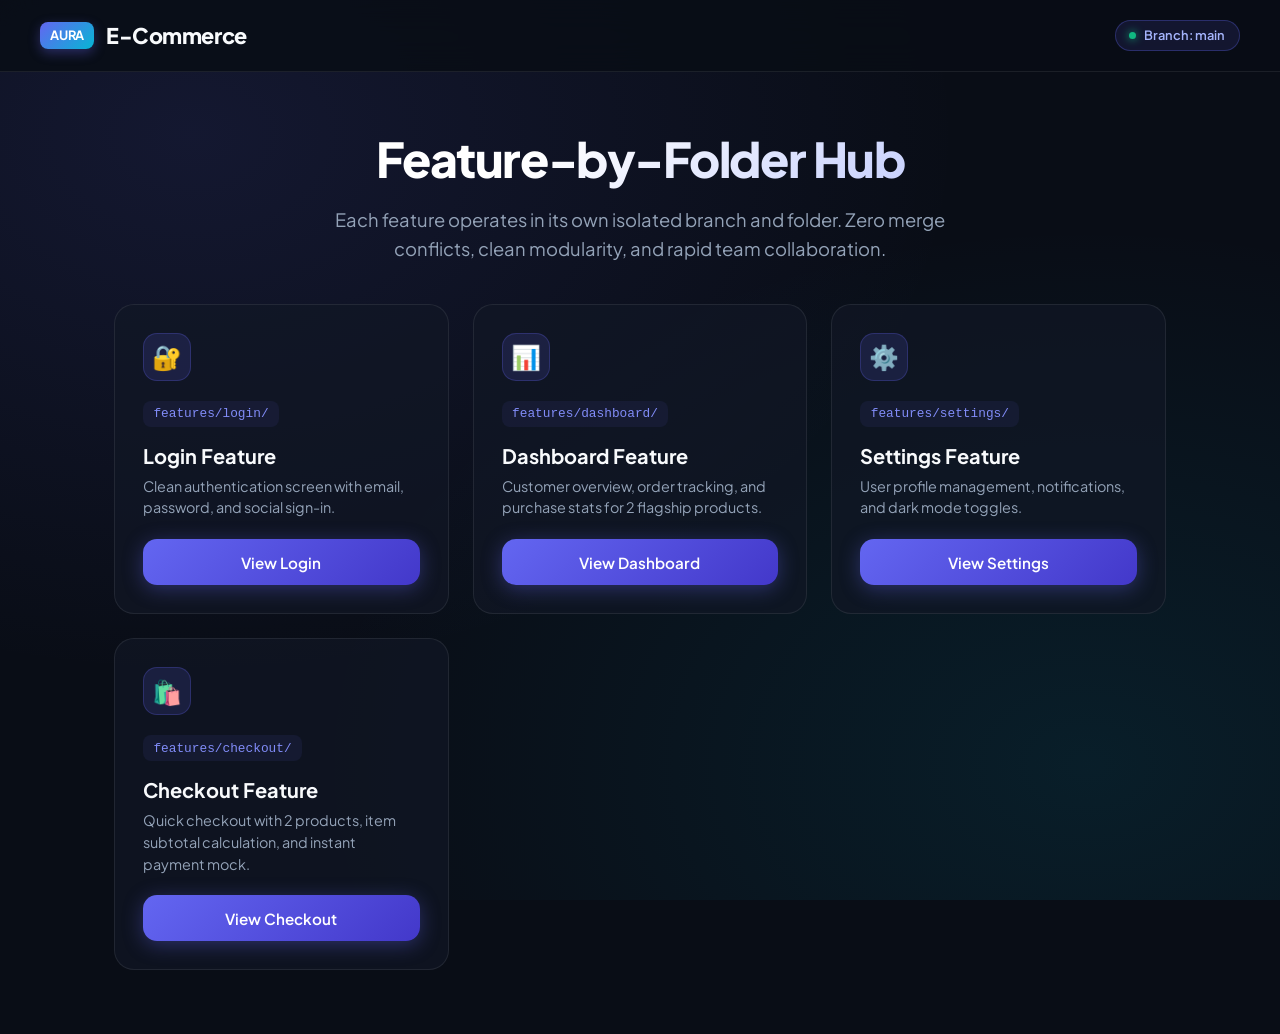
<file: index.html>
<!DOCTYPE html>
<html lang="en">
<head>
    <meta charset="UTF-8">
    <meta name="viewport" content="width=device-width, initial-scale=1.0">
    <title>Aura Store - Branch Architecture Hub</title>
    <link rel="stylesheet" href="shared/style.css">
    <style>
        .hero {
            max-width: 1100px;
            margin: 3.5rem auto 2.5rem;
            text-align: center;
            padding: 0 1.5rem;
        }
        .hero h1 {
            font-size: 3rem;
            font-weight: 800;
            letter-spacing: -0.03em;
            margin-bottom: 1rem;
            background: linear-gradient(135deg, #ffffff 40%, #a5b4fc 100%);
            -webkit-background-clip: text;
            -webkit-text-fill-color: transparent;
        }
        .hero p {
            font-size: 1.15rem;
            color: var(--text-secondary);
            max-width: 650px;
            margin: 0 auto 2rem;
            line-height: 1.6;
        }
        .features-grid {
            display: grid;
            grid-template-columns: repeat(auto-fit, minmax(250px, 1fr));
            gap: 1.5rem;
            max-width: 1100px;
            margin: 0 auto 4rem;
            padding: 0 1.5rem;
        }
        .feature-card {
            background: var(--bg-surface);
            border: 1px solid var(--border-glass);
            border-radius: var(--radius-lg);
            padding: 1.75rem;
            transition: var(--transition);
            display: flex;
            flex-direction: column;
            justify-content: space-between;
            position: relative;
            overflow: hidden;
        }
        .feature-card:hover {
            transform: translateY(-5px);
            border-color: var(--border-hover);
            box-shadow: 0 15px 30px rgba(0, 0, 0, 0.4);
        }
        .feature-icon {
            width: 48px;
            height: 48px;
            border-radius: var(--radius-md);
            background: rgba(99, 102, 241, 0.15);
            display: flex;
            align-items: center;
            justify-content: center;
            font-size: 1.5rem;
            margin-bottom: 1.25rem;
            border: 1px solid rgba(99, 102, 241, 0.25);
        }
        .feature-card h3 {
            font-size: 1.25rem;
            margin-bottom: 0.5rem;
            color: var(--text-primary);
        }
        .feature-card p {
            font-size: 0.9rem;
            color: var(--text-secondary);
            margin-bottom: 1.25rem;
            line-height: 1.5;
        }
        .feature-meta {
            font-size: 0.8rem;
            color: #818cf8;
            background: rgba(99, 102, 241, 0.08);
            padding: 0.35rem 0.65rem;
            border-radius: var(--radius-sm);
            width: fit-content;
            margin-bottom: 1rem;
            font-family: monospace;
        }
        .architecture-banner {
            max-width: 1100px;
            margin: 0 auto 3rem;
            padding: 1.5rem 2rem;
            background: rgba(99, 102, 241, 0.08);
            border: 1px solid rgba(99, 102, 241, 0.2);
            border-radius: var(--radius-lg);
            display: flex;
            align-items: center;
            justify-content: space-between;
            flex-wrap: wrap;
            gap: 1rem;
        }
    </style>
</head>
<body>

    <nav class="app-nav">
        <a href="index.html" class="brand-logo">
            <span class="brand-badge">AURA</span>
            E-Commerce
        </a>
        <div class="nav-links">
            <span class="branch-indicator">
                <span class="branch-dot"></span>
                Branch: main
            </span>
        </div>
    </nav>

    <main>
        <section class="hero">
            <h1>Feature-by-Folder Hub</h1>
            <p>
                Each feature operates in its own isolated branch and folder. Zero merge conflicts, clean modularity, and rapid team collaboration.
            </p>
        </section>

        <section class="features-grid">
            <!-- Login Card -->
            <div class="feature-card">
                <div>
                    <div class="feature-icon">🔐</div>
                    <div class="feature-meta">features/login/</div>
                    <h3>Login Feature</h3>
                    <p>Clean authentication screen with email, password, and social sign-in.</p>
                </div>
                <a href="features/login/login.html" class="btn-primary">View Login</a>
            </div>

            <!-- Dashboard Card -->
            <div class="feature-card">
                <div>
                    <div class="feature-icon">📊</div>
                    <div class="feature-meta">features/dashboard/</div>
                    <h3>Dashboard Feature</h3>
                    <p>Customer overview, order tracking, and purchase stats for 2 flagship products.</p>
                </div>
                <a href="features/dashboard/dashboard.html" class="btn-primary">View Dashboard</a>
            </div>

            <!-- Settings Card -->
            <div class="feature-card">
                <div>
                    <div class="feature-icon">⚙️</div>
                    <div class="feature-meta">features/settings/</div>
                    <h3>Settings Feature</h3>
                    <p>User profile management, notifications, and dark mode toggles.</p>
                </div>
                <a href="features/settings/settings.html" class="btn-primary">View Settings</a>
            </div>

            <!-- Checkout Card -->
            <div class="feature-card">
                <div>
                    <div class="feature-icon">🛍️</div>
                    <div class="feature-meta">features/checkout/</div>
                    <h3>Checkout Feature</h3>
                    <p>Quick checkout with 2 products, item subtotal calculation, and instant payment mock.</p>
                </div>
                <a href="features/checkout/checkout.html" class="btn-primary">View Checkout</a>
            </div>
        </section>
    </main>

</body>
</html>
</file>
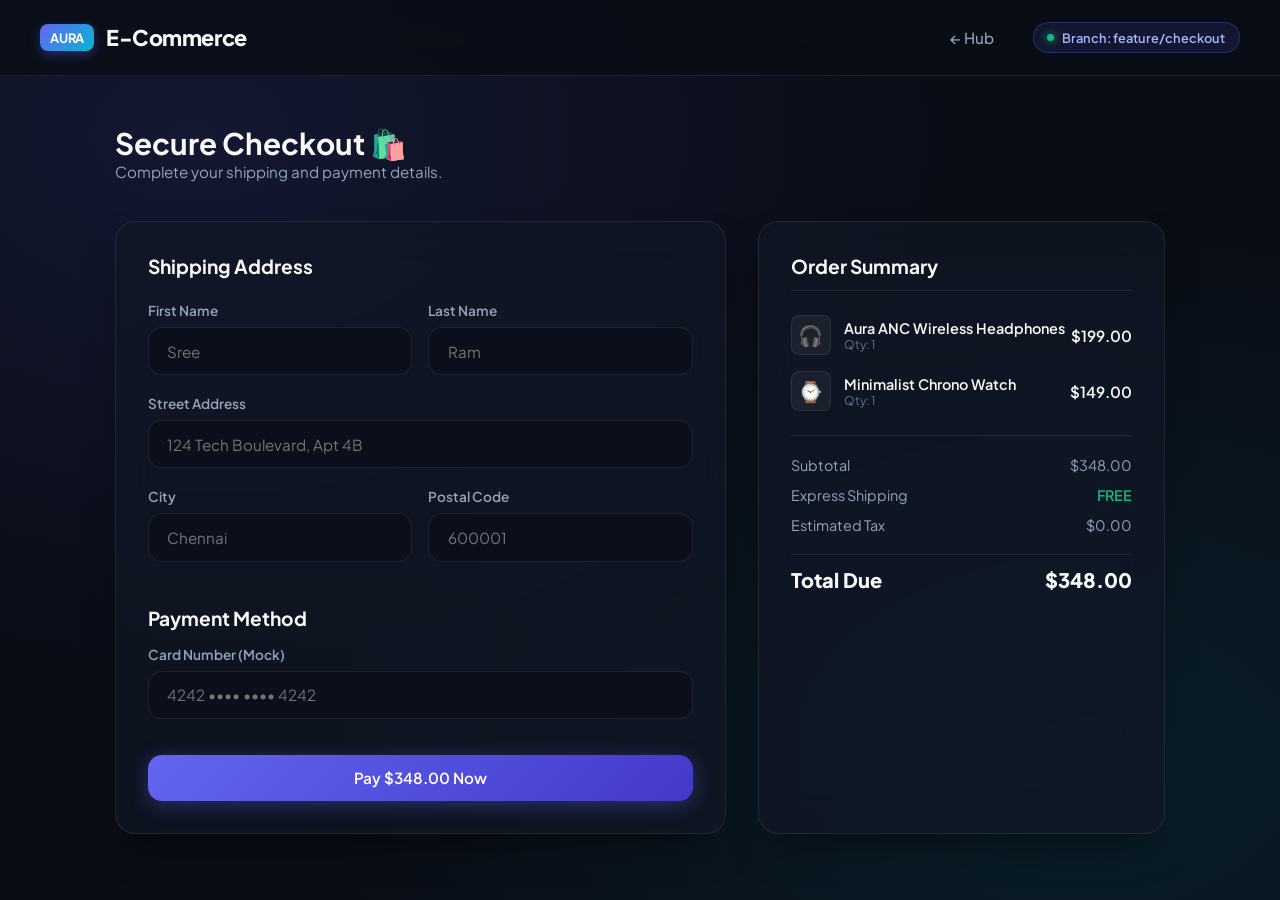
<file: features/checkout/checkout.html>
<!DOCTYPE html>
<html lang="en">
<head>
    <meta charset="UTF-8">
    <meta name="viewport" content="width=device-width, initial-scale=1.0">
    <title>Aura Store - Checkout</title>
    <link rel="stylesheet" href="../../shared/style.css">
    <link rel="stylesheet" href="checkout.css">
</head>
<body>

    <nav class="app-nav">
        <a href="../../index.html" class="brand-logo">
            <span class="brand-badge">AURA</span>
            E-Commerce
        </a>
        <div class="nav-links">
            <a href="../../index.html" class="nav-link">← Hub</a>
            <span class="branch-indicator">
                <span class="branch-dot"></span>
                Branch: feature/checkout
            </span>
        </div>
    </nav>

    <main class="checkout-layout">
        <div class="checkout-header">
            <h1>Secure Checkout 🛍️</h1>
            <p>Complete your shipping and payment details.</p>
        </div>

        <!-- Left: Shipping Address Form -->
        <section class="glass-card">
            <form id="checkout-form">
                <h3 style="margin-bottom: 1.5rem; font-size: 1.2rem;">Shipping Address</h3>

                <div class="form-row">
                    <div class="input-group">
                        <label class="input-label" for="first-name">First Name</label>
                        <input type="text" id="first-name" class="input-field" placeholder="Sree" required>
                    </div>
                    <div class="input-group">
                        <label class="input-label" for="last-name">Last Name</label>
                        <input type="text" id="last-name" class="input-field" placeholder="Ram" required>
                    </div>
                </div>

                <div class="input-group">
                    <label class="input-label" for="street-address">Street Address</label>
                    <input type="text" id="street-address" class="input-field" placeholder="124 Tech Boulevard, Apt 4B" required>
                </div>

                <div class="form-row">
                    <div class="input-group">
                        <label class="input-label" for="city">City</label>
                        <input type="text" id="city" class="input-field" placeholder="Chennai" required>
                    </div>
                    <div class="input-group">
                        <label class="input-label" for="postal-code">Postal Code</label>
                        <input type="text" id="postal-code" class="input-field" placeholder="600001" required>
                    </div>
                </div>

                <h3 style="margin: 1.5rem 0 1rem; font-size: 1.2rem;">Payment Method</h3>
                <div class="input-group">
                    <label class="input-label" for="card-num">Card Number (Mock)</label>
                    <input type="text" id="card-num" class="input-field" placeholder="4242 •••• •••• 4242" required>
                </div>

                <button type="submit" class="btn-primary" style="width: 100%; margin-top: 1rem;">
                    Pay $348.00 Now
                </button>
            </form>
        </section>

        <!-- Right: Order Summary (2 products) -->
        <aside class="glass-card">
            <h3 class="summary-title">Order Summary</h3>

            <div class="order-items">
                <!-- Product 1 -->
                <div class="order-item">
                    <div class="item-left">
                        <div class="item-icon">🎧</div>
                        <div>
                            <div class="item-name">Aura ANC Wireless Headphones</div>
                            <div class="item-qty">Qty: 1</div>
                        </div>
                    </div>
                    <div class="item-price">$199.00</div>
                </div>

                <!-- Product 2 -->
                <div class="order-item">
                    <div class="item-left">
                        <div class="item-icon">⌚</div>
                        <div>
                            <div class="item-name">Minimalist Chrono Watch</div>
                            <div class="item-qty">Qty: 1</div>
                        </div>
                    </div>
                    <div class="item-price">$149.00</div>
                </div>
            </div>

            <div class="price-breakdown">
                <div class="breakdown-row">
                    <span>Subtotal</span>
                    <span>$348.00</span>
                </div>
                <div class="breakdown-row">
                    <span>Express Shipping</span>
                    <span class="free-tag">FREE</span>
                </div>
                <div class="breakdown-row">
                    <span>Estimated Tax</span>
                    <span>$0.00</span>
                </div>
                <div class="breakdown-row total">
                    <span>Total Due</span>
                    <span>$348.00</span>
                </div>
            </div>
        </aside>
    </main>

    <script src="checkout.js"></script>
</body>
</html>
</file>
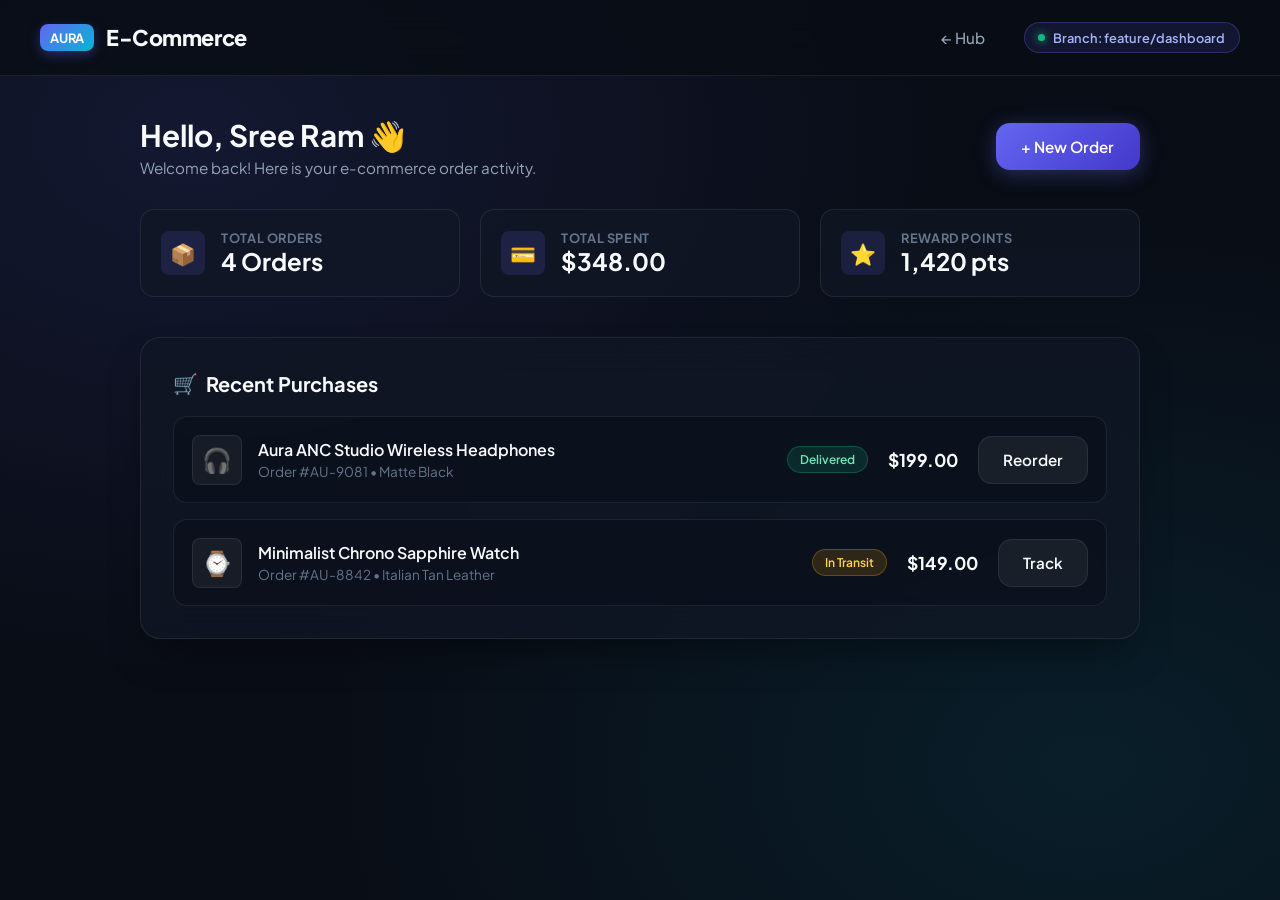
<file: features/dashboard/dashboard.html>
<!DOCTYPE html>
<html lang="en">
<head>
    <meta charset="UTF-8">
    <meta name="viewport" content="width=device-width, initial-scale=1.0">
    <title>Aura Store - Dashboard</title>
    <link rel="stylesheet" href="../../shared/style.css">
    <link rel="stylesheet" href="dashboard.css">
</head>
<body>

    <nav class="app-nav">
        <a href="../../index.html" class="brand-logo">
            <span class="brand-badge">AURA</span>
            E-Commerce
        </a>
        <div class="nav-links">
            <a href="../../index.html" class="nav-link">← Hub</a>
            <span class="branch-indicator">
                <span class="branch-dot"></span>
                Branch: feature/dashboard
            </span>
        </div>
    </nav>

    <main class="dashboard-layout">
        <header class="dashboard-header">
            <div class="welcome-user">
                <h1>Hello, Sree Ram 👋</h1>
                <p>Welcome back! Here is your e-commerce order activity.</p>
            </div>
            <a href="../checkout/checkout.html" class="btn-primary">+ New Order</a>
        </header>

        <!-- Quick Metrics -->
        <section class="metrics-row">
            <div class="metric-card">
                <div class="metric-icon">📦</div>
                <div class="metric-data">
                    <h4>Total Orders</h4>
                    <div class="metric-value">4 Orders</div>
                </div>
            </div>
            <div class="metric-card">
                <div class="metric-icon">💳</div>
                <div class="metric-data">
                    <h4>Total Spent</h4>
                    <div class="metric-value">$348.00</div>
                </div>
            </div>
            <div class="metric-card">
                <div class="metric-icon">⭐</div>
                <div class="metric-data">
                    <h4>Reward Points</h4>
                    <div class="metric-value">1,420 pts</div>
                </div>
            </div>
        </section>

        <!-- Product Orders (2 items) -->
        <section class="glass-card orders-card">
            <h3 class="section-title"><span>🛒</span> Recent Purchases</h3>
            
            <div class="products-list">
                <!-- Product 1 -->
                <div class="product-item">
                    <div class="product-info">
                        <div class="product-img-box">🎧</div>
                        <div class="product-details">
                            <h4>Aura ANC Studio Wireless Headphones</h4>
                            <p>Order #AU-9081 • Matte Black</p>
                        </div>
                    </div>
                    <div class="product-actions">
                        <span class="status-badge badge-shipped">Delivered</span>
                        <div class="product-price">$199.00</div>
                        <button class="btn-secondary reorder-btn" data-product="Headphones">Reorder</button>
                    </div>
                </div>

                <!-- Product 2 -->
                <div class="product-item">
                    <div class="product-info">
                        <div class="product-img-box">⌚</div>
                        <div class="product-details">
                            <h4>Minimalist Chrono Sapphire Watch</h4>
                            <p>Order #AU-8842 • Italian Tan Leather</p>
                        </div>
                    </div>
                    <div class="product-actions">
                        <span class="status-badge badge-transit">In Transit</span>
                        <div class="product-price">$149.00</div>
                        <button class="btn-secondary reorder-btn" data-product="Watch">Track</button>
                    </div>
                </div>
            </div>
        </section>
    </main>

    <script src="dashboard.js"></script>
</body>
</html>
</file>
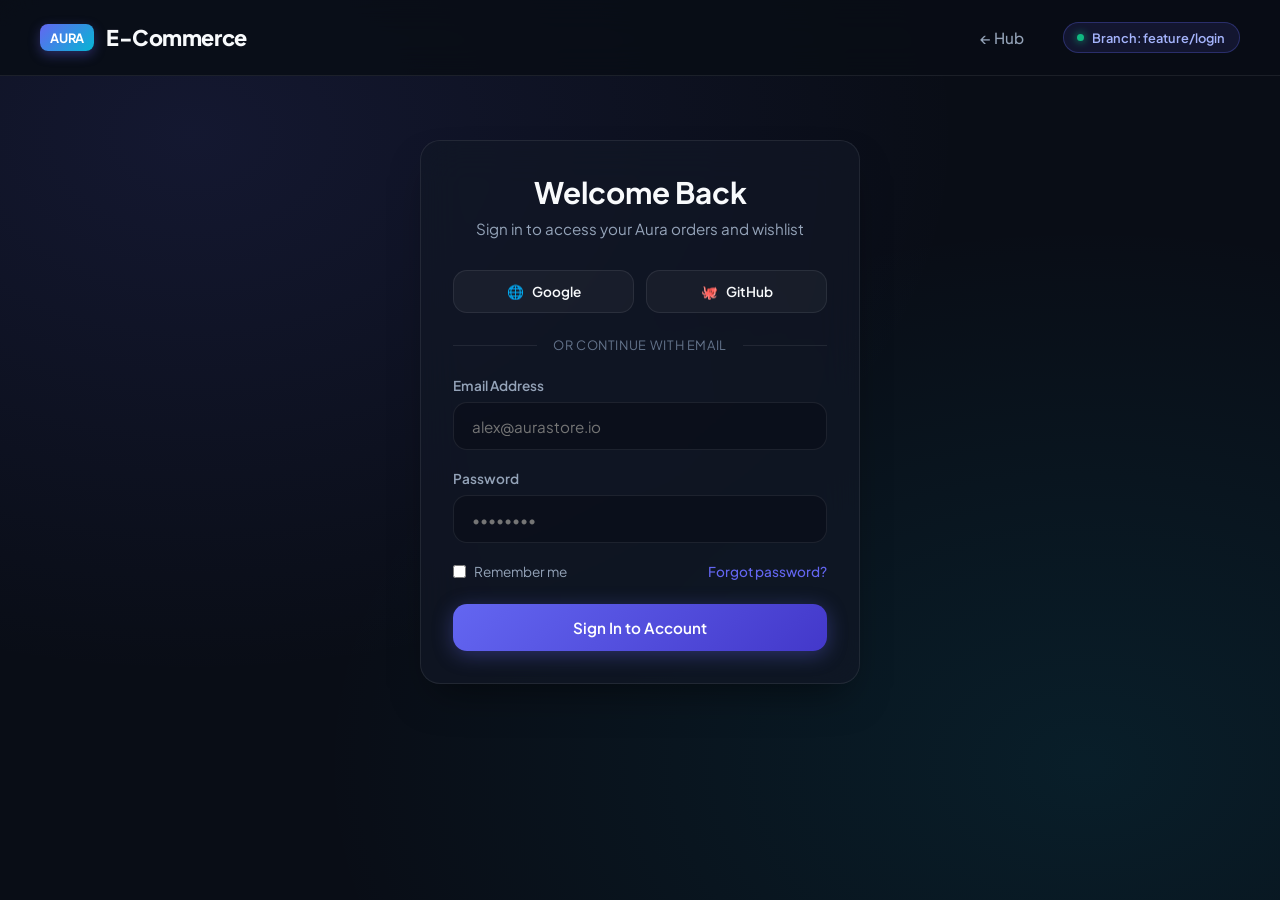
<file: features/login/login.html>
<!DOCTYPE html>
<html lang="en">
<head>
    <meta charset="UTF-8">
    <meta name="viewport" content="width=device-width, initial-scale=1.0">
    <title>Aura Store - Sign In</title>
    <link rel="stylesheet" href="../../shared/style.css">
    <link rel="stylesheet" href="login.css">
</head>
<body>

    <nav class="app-nav">
        <a href="../../index.html" class="brand-logo">
            <span class="brand-badge">AURA</span>
            E-Commerce
        </a>
        <div class="nav-links">
            <a href="../../index.html" class="nav-link">← Hub</a>
            <span class="branch-indicator">
                <span class="branch-dot"></span>
                Branch: feature/login
            </span>
        </div>
    </nav>

    <main class="login-container">
        <div class="glass-card">
            <div class="auth-header">
                <h2>Welcome Back</h2>
                <p>Sign in to access your Aura orders and wishlist</p>
            </div>

            <div class="social-login-grid">
                <button type="button" class="btn-social" id="btn-google">
                    <span>🌐</span> Google
                </button>
                <button type="button" class="btn-social" id="btn-github">
                    <span>🐙</span> GitHub
                </button>
            </div>

            <div class="divider">or continue with email</div>

            <div id="status-box" class="status-alert"></div>

            <form id="login-form">
                <div class="input-group">
                    <label class="input-label" for="login-email">Email Address</label>
                    <input type="email" id="login-email" class="input-field" placeholder="alex@aurastore.io" required>
                </div>

                <div class="input-group">
                    <label class="input-label" for="login-password">Password</label>
                    <input type="password" id="login-password" class="input-field" placeholder="••••••••" required>
                </div>

                <div class="remember-forgot">
                    <label class="remember-box">
                        <input type="checkbox" id="remember-me">
                        <span>Remember me</span>
                    </label>
                    <a href="#" class="forgot-link">Forgot password?</a>
                </div>

                <button type="submit" class="btn-primary" style="width: 100%;">
                    Sign In to Account
                </button>
            </form>
        </div>
    </main>

    <script src="login.js"></script>
</body>
</html>
</file>
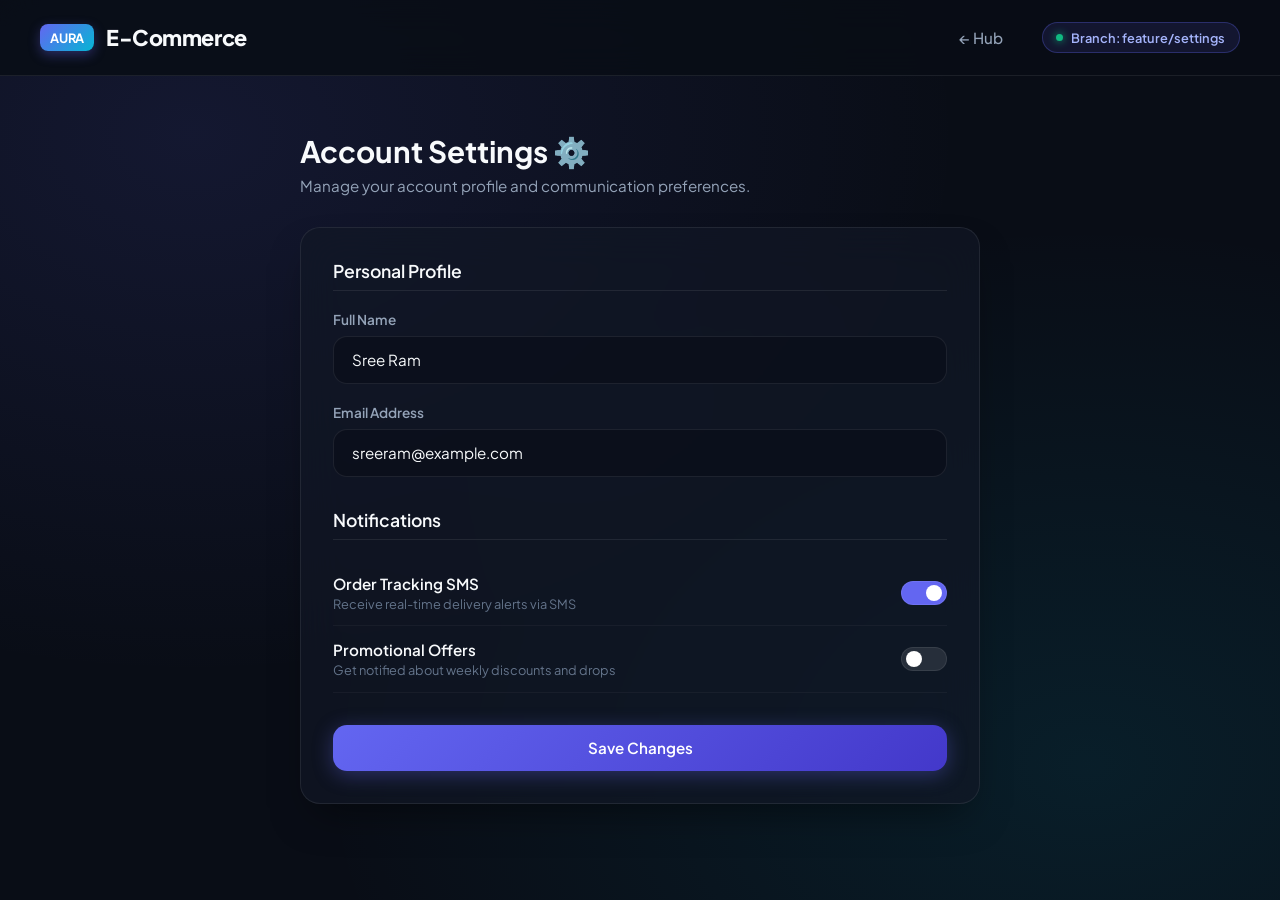
<file: features/settings/settings.html>
<!DOCTYPE html>
<html lang="en">
<head>
    <meta charset="UTF-8">
    <meta name="viewport" content="width=device-width, initial-scale=1.0">
    <title>Aura Store - Account Settings</title>
    <link rel="stylesheet" href="../../shared/style.css">
    <link rel="stylesheet" href="settings.css">
</head>
<body>

    <nav class="app-nav">
        <a href="../../index.html" class="brand-logo">
            <span class="brand-badge">AURA</span>
            E-Commerce
        </a>
        <div class="nav-links">
            <a href="../../index.html" class="nav-link">← Hub</a>
            <span class="branch-indicator">
                <span class="branch-dot"></span>
                Branch: feature/settings
            </span>
        </div>
    </nav>

    <main class="settings-container">
        <div class="settings-header">
            <h1>Account Settings ⚙️</h1>
            <p>Manage your account profile and communication preferences.</p>
        </div>

        <div id="save-alert" class="save-alert">
            ✓ Preferences saved successfully!
        </div>

        <div class="glass-card">
            <form id="settings-form">
                <!-- Personal Info -->
                <div class="settings-section">
                    <h3 class="settings-section-title">Personal Profile</h3>
                    <div class="input-group">
                        <label class="input-label" for="user-name">Full Name</label>
                        <input type="text" id="user-name" class="input-field" value="Sree Ram">
                    </div>
                    <div class="input-group">
                        <label class="input-label" for="user-email">Email Address</label>
                        <input type="email" id="user-email" class="input-field" value="sreeram@example.com">
                    </div>
                </div>

                <!-- Notifications & Preferences -->
                <div class="settings-section">
                    <h3 class="settings-section-title">Notifications</h3>
                    
                    <div class="toggle-item">
                        <div class="toggle-info">
                            <h4>Order Tracking SMS</h4>
                            <p>Receive real-time delivery alerts via SMS</p>
                        </div>
                        <label class="switch">
                            <input type="checkbox" id="sms-toggle" checked>
                            <span class="slider"></span>
                        </label>
                    </div>

                    <div class="toggle-item">
                        <div class="toggle-info">
                            <h4>Promotional Offers</h4>
                            <p>Get notified about weekly discounts and drops</p>
                        </div>
                        <label class="switch">
                            <input type="checkbox" id="promo-toggle">
                            <span class="slider"></span>
                        </label>
                    </div>
                </div>

                <button type="submit" class="btn-primary" style="width: 100%;">
                    Save Changes
                </button>
            </form>
        </div>
    </main>

    <script src="settings.js"></script>
</body>
</html>
</file>
<file: shared/style.css>
@import url('https://fonts.googleapis.com/css2?family=Plus+Jakarta+Sans:wght@300;400;500;600;700;800&display=swap');

:root {
    --bg-dark: #090d16;
    --bg-surface: rgba(18, 24, 38, 0.7);
    --bg-card: rgba(26, 34, 52, 0.6);
    --border-glass: rgba(255, 255, 255, 0.08);
    --border-hover: rgba(99, 102, 241, 0.4);
    
    --primary: #6366f1;
    --primary-hover: #4f46e5;
    --primary-glow: rgba(99, 102, 241, 0.35);
    --accent: #06b6d4;
    --accent-emerald: #10b981;
    --accent-amber: #f59e0b;

    --text-primary: #f8fafc;
    --text-secondary: #94a3b8;
    --text-muted: #64748b;
    
    --radius-sm: 8px;
    --radius-md: 14px;
    --radius-lg: 20px;
    --shadow-premium: 0 20px 40px -15px rgba(0, 0, 0, 0.5);
    --transition: all 0.25s cubic-bezier(0.16, 1, 0.3, 1);
}

* {
    margin: 0;
    padding: 0;
    box-sizing: border-box;
    font-family: 'Plus Jakarta Sans', sans-serif;
}

body {
    background-color: var(--bg-dark);
    background-image: 
        radial-gradient(at 15% 15%, rgba(99, 102, 241, 0.12) 0px, transparent 50%),
        radial-gradient(at 85% 85%, rgba(6, 182, 212, 0.1) 0px, transparent 50%);
    background-attachment: fixed;
    color: var(--text-primary);
    min-height: 100vh;
    display: flex;
    flex-direction: column;
    overflow-x: hidden;
}

/* Glassmorphic Navigation */
.app-nav {
    display: flex;
    justify-content: space-between;
    align-items: center;
    padding: 1.25rem 2.5rem;
    backdrop-filter: blur(16px);
    -webkit-backdrop-filter: blur(16px);
    background: rgba(9, 13, 22, 0.85);
    border-bottom: 1px solid var(--border-glass);
    position: sticky;
    top: 0;
    z-index: 100;
}

.brand-logo {
    display: flex;
    align-items: center;
    gap: 0.75rem;
    text-decoration: none;
    font-weight: 800;
    font-size: 1.35rem;
    color: var(--text-primary);
    letter-spacing: -0.02em;
}

.brand-badge {
    background: linear-gradient(135deg, var(--primary), var(--accent));
    padding: 0.35rem 0.65rem;
    border-radius: var(--radius-sm);
    font-size: 0.8rem;
    font-weight: 700;
    color: #fff;
    box-shadow: 0 4px 12px var(--primary-glow);
}

.nav-links {
    display: flex;
    align-items: center;
    gap: 1.5rem;
}

.nav-link {
    color: var(--text-secondary);
    text-decoration: none;
    font-size: 0.95rem;
    font-weight: 500;
    transition: var(--transition);
    padding: 0.5rem 0.9rem;
    border-radius: var(--radius-sm);
}

.nav-link:hover, .nav-link.active {
    color: var(--text-primary);
    background: rgba(255, 255, 255, 0.05);
}

.branch-indicator {
    display: inline-flex;
    align-items: center;
    gap: 0.5rem;
    padding: 0.4rem 0.85rem;
    border-radius: 999px;
    background: rgba(99, 102, 241, 0.12);
    border: 1px solid rgba(99, 102, 241, 0.3);
    font-size: 0.8rem;
    font-weight: 600;
    color: #a5b4fc;
}

.branch-dot {
    width: 7px;
    height: 7px;
    border-radius: 50%;
    background: var(--accent-emerald);
    box-shadow: 0 0 8px var(--accent-emerald);
}

/* Common UI Elements */
.btn-primary {
    background: linear-gradient(135deg, var(--primary), #4338ca);
    color: #fff;
    border: none;
    padding: 0.85rem 1.6rem;
    border-radius: var(--radius-md);
    font-size: 0.95rem;
    font-weight: 600;
    cursor: pointer;
    box-shadow: 0 4px 20px var(--primary-glow);
    transition: var(--transition);
    display: inline-flex;
    align-items: center;
    justify-content: center;
    gap: 0.5rem;
    text-decoration: none;
}

.btn-primary:hover {
    transform: translateY(-2px);
    box-shadow: 0 8px 25px rgba(99, 102, 241, 0.5);
}

.btn-secondary {
    background: rgba(255, 255, 255, 0.06);
    color: var(--text-primary);
    border: 1px solid var(--border-glass);
    padding: 0.85rem 1.5rem;
    border-radius: var(--radius-md);
    font-size: 0.95rem;
    font-weight: 600;
    cursor: pointer;
    transition: var(--transition);
    text-decoration: none;
    display: inline-flex;
    align-items: center;
    justify-content: center;
    gap: 0.5rem;
}

.btn-secondary:hover {
    background: rgba(255, 255, 255, 0.1);
    border-color: var(--border-hover);
}

/* Glass Card */
.glass-card {
    background: var(--bg-surface);
    backdrop-filter: blur(20px);
    -webkit-backdrop-filter: blur(20px);
    border: 1px solid var(--border-glass);
    border-radius: var(--radius-lg);
    box-shadow: var(--shadow-premium);
    padding: 2rem;
    transition: var(--transition);
}

.glass-card:hover {
    border-color: var(--border-hover);
}

/* Input Fields */
.input-group {
    display: flex;
    flex-direction: column;
    gap: 0.5rem;
    margin-bottom: 1.25rem;
    text-align: left;
}

.input-label {
    font-size: 0.85rem;
    font-weight: 600;
    color: var(--text-secondary);
}

.input-field {
    background: rgba(10, 15, 26, 0.7);
    border: 1px solid var(--border-glass);
    border-radius: var(--radius-md);
    padding: 0.85rem 1.15rem;
    color: var(--text-primary);
    font-size: 0.95rem;
    outline: none;
    transition: var(--transition);
}

.input-field:focus {
    border-color: var(--primary);
    box-shadow: 0 0 0 3px rgba(99, 102, 241, 0.25);
}
</file>
<file: features/checkout/checkout.css>
/* Scoped styles for Checkout feature */
.checkout-layout {
    max-width: 1050px;
    width: 92%;
    margin: 3rem auto;
    display: grid;
    grid-template-columns: 1.2fr 0.8fr;
    gap: 2rem;
}

@media (max-width: 768px) {
    .checkout-layout {
        grid-template-columns: 1fr;
    }
}

.checkout-header {
    grid-column: 1 / -1;
    margin-bottom: 0.5rem;
}

.checkout-header h1 {
    font-size: 1.85rem;
    font-weight: 700;
}

.checkout-header p {
    color: var(--text-secondary);
    font-size: 0.95rem;
}

/* Shipping Form */
.form-row {
    display: grid;
    grid-template-columns: 1fr 1fr;
    gap: 1rem;
}

/* Order Summary */
.summary-title {
    font-size: 1.2rem;
    font-weight: 700;
    margin-bottom: 1.5rem;
    border-bottom: 1px solid var(--border-glass);
    padding-bottom: 0.75rem;
}

.order-items {
    display: flex;
    flex-direction: column;
    gap: 1rem;
    margin-bottom: 1.5rem;
}

.order-item {
    display: flex;
    align-items: center;
    justify-content: space-between;
}

.item-left {
    display: flex;
    align-items: center;
    gap: 0.85rem;
}

.item-icon {
    width: 40px;
    height: 40px;
    border-radius: var(--radius-sm);
    background: rgba(255, 255, 255, 0.05);
    border: 1px solid var(--border-glass);
    display: flex;
    align-items: center;
    justify-content: center;
    font-size: 1.25rem;
}

.item-name {
    font-size: 0.9rem;
    font-weight: 600;
}

.item-qty {
    font-size: 0.75rem;
    color: var(--text-muted);
}

.item-price {
    font-weight: 600;
    font-size: 0.95rem;
}

.price-breakdown {
    border-top: 1px solid var(--border-glass);
    padding-top: 1.25rem;
    display: flex;
    flex-direction: column;
    gap: 0.75rem;
    margin-bottom: 1.5rem;
}

.breakdown-row {
    display: flex;
    justify-content: space-between;
    font-size: 0.9rem;
    color: var(--text-secondary);
}

.breakdown-row.total {
    font-size: 1.25rem;
    font-weight: 800;
    color: var(--text-primary);
    border-top: 1px solid var(--border-glass);
    padding-top: 0.75rem;
    margin-top: 0.5rem;
}

.free-tag {
    color: var(--accent-emerald);
    font-weight: 600;
}
</file>
<file: features/dashboard/dashboard.css>
/* Scoped styles for Dashboard feature */
.dashboard-layout {
    max-width: 1000px;
    width: 92%;
    margin: 2.5rem auto;
}

.dashboard-header {
    display: flex;
    justify-content: space-between;
    align-items: center;
    margin-bottom: 2rem;
    flex-wrap: wrap;
    gap: 1rem;
}

.welcome-user h1 {
    font-size: 1.85rem;
    font-weight: 700;
    margin-bottom: 0.25rem;
}

.welcome-user p {
    color: var(--text-secondary);
    font-size: 0.95rem;
}

/* Metrics Row */
.metrics-row {
    display: grid;
    grid-template-columns: repeat(auto-fit, minmax(220px, 1fr));
    gap: 1.25rem;
    margin-bottom: 2.5rem;
}

.metric-card {
    background: var(--bg-surface);
    border: 1px solid var(--border-glass);
    border-radius: var(--radius-md);
    padding: 1.25rem;
    display: flex;
    align-items: center;
    gap: 1rem;
}

.metric-icon {
    width: 44px;
    height: 44px;
    border-radius: var(--radius-sm);
    background: rgba(99, 102, 241, 0.15);
    display: flex;
    align-items: center;
    justify-content: center;
    font-size: 1.3rem;
}

.metric-data h4 {
    font-size: 0.8rem;
    color: var(--text-muted);
    text-transform: uppercase;
    letter-spacing: 0.05em;
}

.metric-data .metric-value {
    font-size: 1.5rem;
    font-weight: 700;
    color: var(--text-primary);
}

/* Recent Orders Section */
.orders-card {
    margin-bottom: 2.5rem;
}

.section-title {
    font-size: 1.25rem;
    font-weight: 700;
    margin-bottom: 1.25rem;
    display: flex;
    align-items: center;
    gap: 0.5rem;
}

.products-list {
    display: flex;
    flex-direction: column;
    gap: 1rem;
}

.product-item {
    display: flex;
    align-items: center;
    justify-content: space-between;
    padding: 1.1rem;
    background: rgba(10, 15, 26, 0.6);
    border: 1px solid var(--border-glass);
    border-radius: var(--radius-md);
    transition: var(--transition);
}

.product-item:hover {
    border-color: var(--border-hover);
    transform: translateX(4px);
}

.product-info {
    display: flex;
    align-items: center;
    gap: 1rem;
}

.product-img-box {
    width: 50px;
    height: 50px;
    border-radius: var(--radius-sm);
    background: rgba(255, 255, 255, 0.05);
    display: flex;
    align-items: center;
    justify-content: center;
    font-size: 1.5rem;
    border: 1px solid var(--border-glass);
}

.product-details h4 {
    font-size: 1rem;
    font-weight: 600;
    margin-bottom: 0.2rem;
}

.product-details p {
    font-size: 0.85rem;
    color: var(--text-muted);
}

.product-actions {
    display: flex;
    align-items: center;
    gap: 1.25rem;
}

.product-price {
    font-weight: 700;
    font-size: 1.1rem;
    color: var(--text-primary);
}

.status-badge {
    padding: 0.3rem 0.75rem;
    border-radius: 999px;
    font-size: 0.75rem;
    font-weight: 600;
}

.badge-shipped {
    background: rgba(16, 185, 129, 0.15);
    color: #6ee7b7;
    border: 1px solid rgba(16, 185, 129, 0.3);
}

.badge-transit {
    background: rgba(245, 158, 11, 0.15);
    color: #fcd34d;
    border: 1px solid rgba(245, 158, 11, 0.3);
}
</file>
<file: features/login/login.css>
/* Scoped styles for Login feature */
.login-container {
    max-width: 440px;
    width: 90%;
    margin: 4rem auto;
    text-align: center;
}

.auth-header {
    margin-bottom: 2rem;
}

.auth-header h2 {
    font-size: 1.85rem;
    font-weight: 700;
    margin-bottom: 0.5rem;
}

.auth-header p {
    color: var(--text-secondary);
    font-size: 0.95rem;
}

.social-login-grid {
    display: grid;
    grid-template-columns: 1fr 1fr;
    gap: 0.75rem;
    margin-bottom: 1.5rem;
}

.btn-social {
    background: rgba(255, 255, 255, 0.04);
    border: 1px solid var(--border-glass);
    border-radius: var(--radius-md);
    padding: 0.75rem 1rem;
    color: var(--text-primary);
    font-size: 0.85rem;
    font-weight: 600;
    cursor: pointer;
    transition: var(--transition);
    display: flex;
    align-items: center;
    justify-content: center;
    gap: 0.5rem;
}

.btn-social:hover {
    background: rgba(255, 255, 255, 0.08);
    border-color: var(--border-hover);
}

.divider {
    display: flex;
    align-items: center;
    gap: 1rem;
    color: var(--text-muted);
    font-size: 0.8rem;
    margin-bottom: 1.5rem;
    text-transform: uppercase;
    letter-spacing: 0.05em;
}

.divider::before, .divider::after {
    content: '';
    flex: 1;
    height: 1px;
    background: var(--border-glass);
}

.remember-forgot {
    display: flex;
    justify-content: space-between;
    align-items: center;
    font-size: 0.85rem;
    margin-bottom: 1.5rem;
}

.remember-box {
    display: flex;
    align-items: center;
    gap: 0.5rem;
    color: var(--text-secondary);
    cursor: pointer;
}

.forgot-link {
    color: var(--primary);
    text-decoration: none;
    font-weight: 500;
}

.forgot-link:hover {
    text-decoration: underline;
}

.status-alert {
    padding: 0.75rem 1rem;
    border-radius: var(--radius-md);
    font-size: 0.85rem;
    margin-bottom: 1.25rem;
    display: none;
}

.status-alert.success {
    display: block;
    background: rgba(16, 185, 129, 0.15);
    border: 1px solid rgba(16, 185, 129, 0.4);
    color: #6ee7b7;
}

.status-alert.error {
    display: block;
    background: rgba(239, 68, 68, 0.15);
    border: 1px solid rgba(239, 68, 68, 0.4);
    color: #fca5a5;
}
</file>
<file: features/settings/settings.css>
/* Scoped styles for Settings feature */
.settings-container {
    max-width: 680px;
    width: 90%;
    margin: 3.5rem auto;
}

.settings-header {
    margin-bottom: 2rem;
}

.settings-header h1 {
    font-size: 1.85rem;
    font-weight: 700;
    margin-bottom: 0.35rem;
}

.settings-header p {
    color: var(--text-secondary);
    font-size: 0.95rem;
}

.settings-section {
    margin-bottom: 2rem;
}

.settings-section-title {
    font-size: 1.1rem;
    font-weight: 600;
    margin-bottom: 1.25rem;
    color: var(--text-primary);
    border-bottom: 1px solid var(--border-glass);
    padding-bottom: 0.5rem;
}

.toggle-item {
    display: flex;
    justify-content: space-between;
    align-items: center;
    padding: 0.85rem 0;
    border-bottom: 1px solid rgba(255, 255, 255, 0.04);
}

.toggle-info h4 {
    font-size: 0.95rem;
    font-weight: 600;
    margin-bottom: 0.2rem;
}

.toggle-info p {
    font-size: 0.8rem;
    color: var(--text-muted);
}

/* Switch UI */
.switch {
    position: relative;
    display: inline-block;
    width: 46px;
    height: 24px;
}

.switch input {
    opacity: 0;
    width: 0;
    height: 0;
}

.slider {
    position: absolute;
    cursor: pointer;
    top: 0; left: 0; right: 0; bottom: 0;
    background-color: rgba(255, 255, 255, 0.1);
    transition: 0.3s;
    border-radius: 24px;
    border: 1px solid var(--border-glass);
}

.slider:before {
    position: absolute;
    content: "";
    height: 16px;
    width: 16px;
    left: 4px;
    bottom: 3px;
    background-color: white;
    transition: 0.3s;
    border-radius: 50%;
}

input:checked + .slider {
    background-color: var(--primary);
}

input:checked + .slider:before {
    transform: translateX(20px);
}

.save-alert {
    padding: 0.75rem 1rem;
    border-radius: var(--radius-md);
    background: rgba(16, 185, 129, 0.15);
    border: 1px solid rgba(16, 185, 129, 0.4);
    color: #6ee7b7;
    font-size: 0.85rem;
    margin-bottom: 1.5rem;
    display: none;
}
</file>
